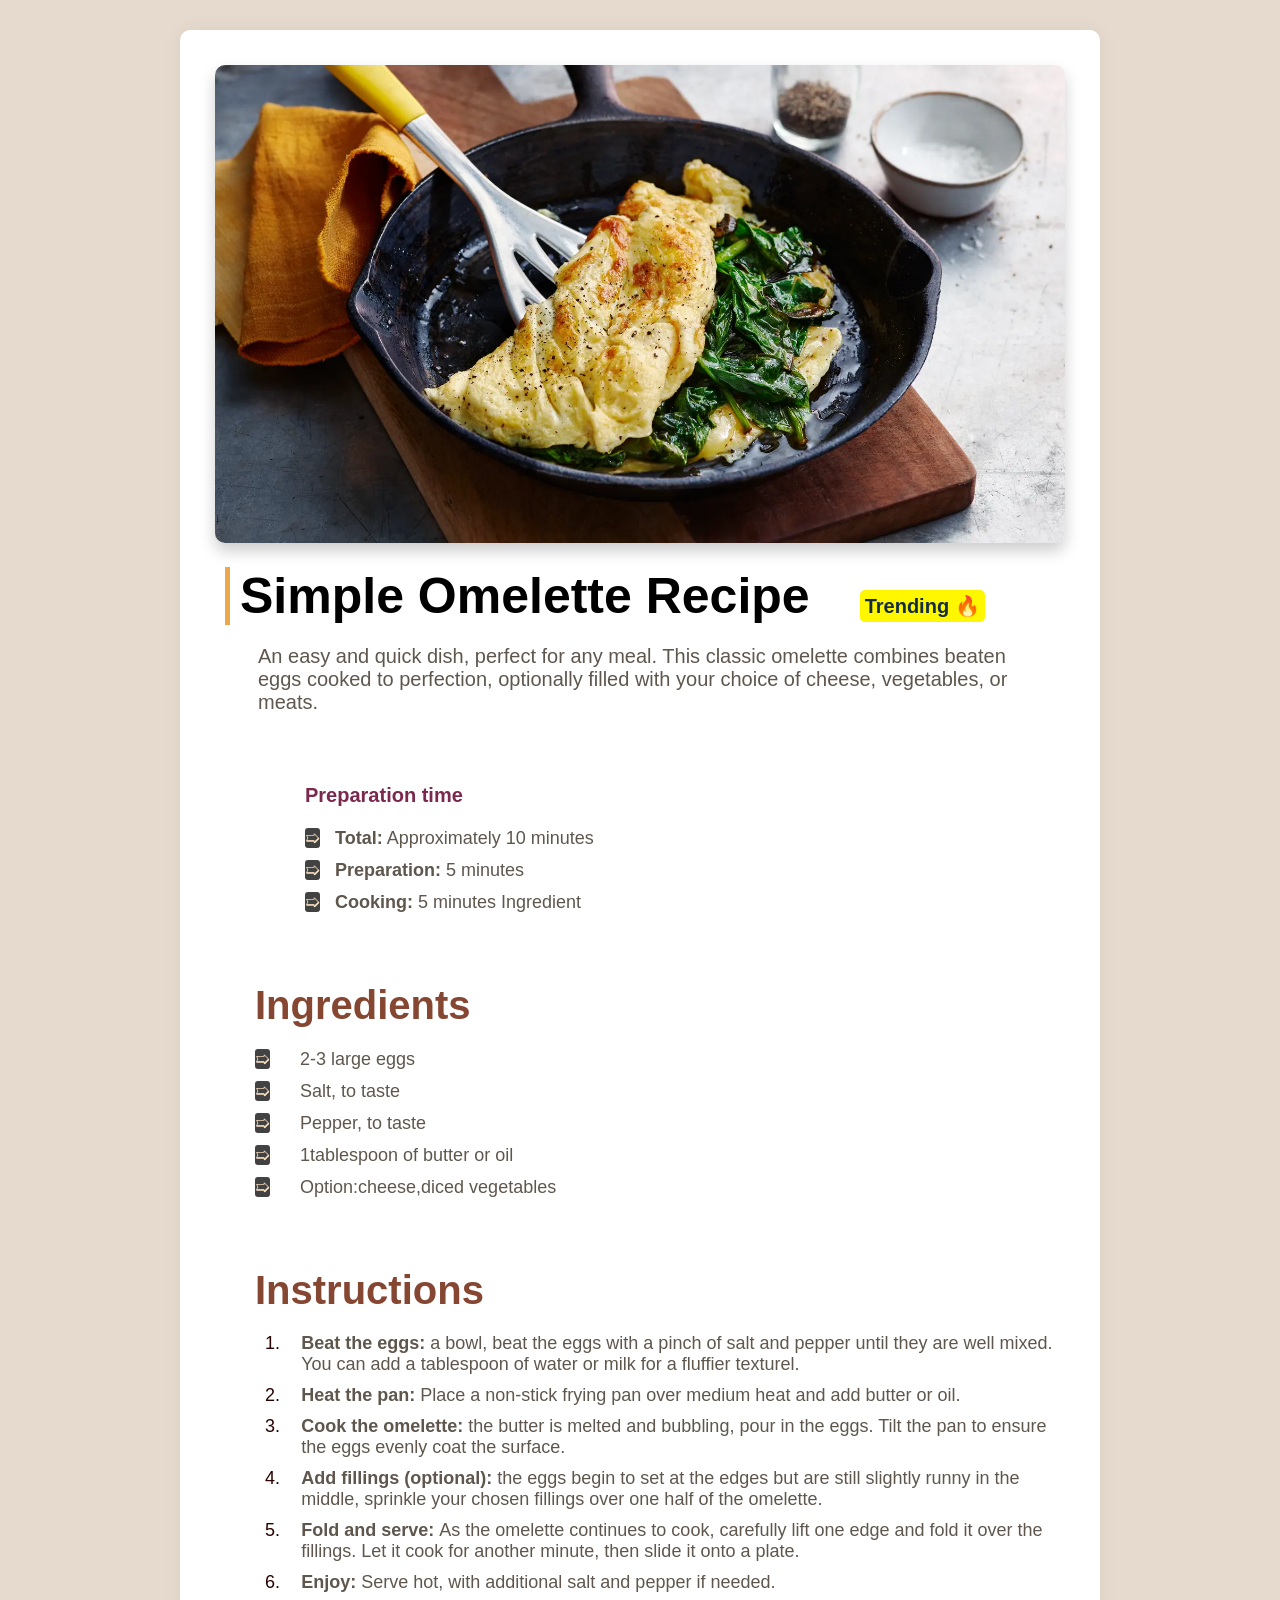
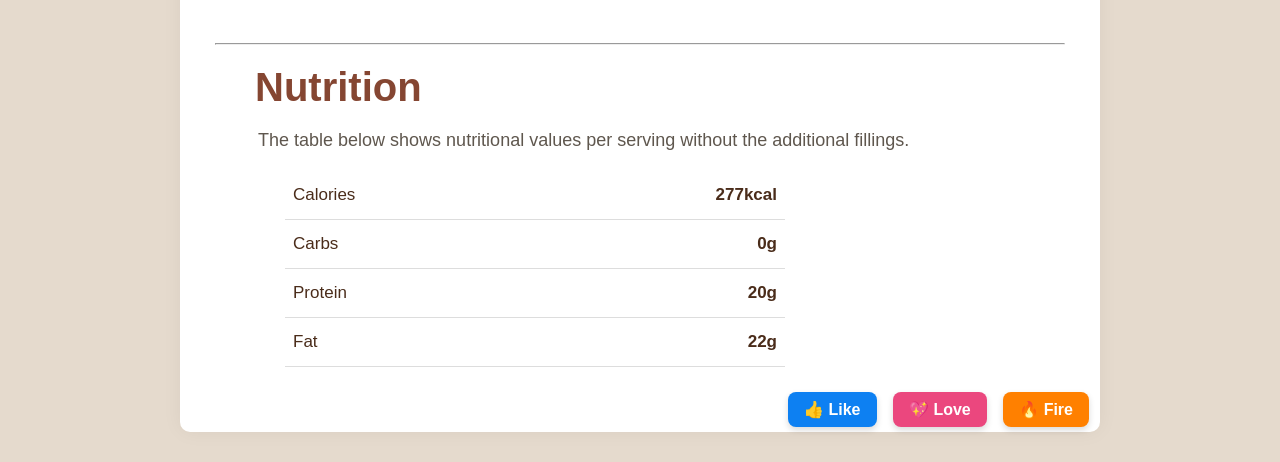
<file: index.html>
<!DOCTYPE html>
<html lang="en">
  <head>
    <meta charset="UTF-8" />
    <meta name="viewport" content="width=device-width, initial-scale=1.0" />
    <title>Recipe site</title>
    <link href="style.css" rel="stylesheet" />
  </head>
  <body>
    <article>
      <div class="react">
        <button class="b1">👍 Like</button>
        <button class="b2">💖 Love</button>
        <button class="b3">🔥 Fire</button>
      </div>
      <img
        class="recipe-image"
        src="assets/images/theperfectomelette_86680_16x9.jpg.webp"
        alt="recipe image"
      />
      <h1 class="recipe-title">Simple Omelette Recipe</h1>
      <p class="recipe-description">
        An easy and quick dish, perfect for any meal. This classic omelette
        combines beaten eggs cooked to perfection, optionally filled with your
        choice of cheese, vegetables, or meats.
      </p>
      <p class="Preparation-time-title">Preparation time</p>
      <ul class="Preparation-time-list">
        <li class="Preparation-time-list-item">
          <strong>Total:</strong>
          Approximately 10 minutes
        </li>
        <li class="Preparation-time-list-item">
          <strong>Preparation:</strong>
          5 minutes
        </li>
        <li class="Preparation-time-list-item">
          <strong>Cooking:</strong>
          5 minutes Ingredient
        </li>
      </ul>
      <h3 class="Ingredients-list-title">Ingredients</h3>
      <ul class="Ingredients-list">
        <li class="Ingredients-list-item">2-3 large eggs</li>
        <li class="Ingredients-list-item">Salt, to taste</li>
        <li class="Ingredients-list-item">Pepper, to taste</li>
        <li class="Ingredients-list-item">1tablespoon of butter or oil</li>
        <li class="Ingredients-list-item">Option:cheese,diced vegetables</li>
      </ul>
      <h3 class="Instructions-list-title">Instructions</h3>
      <ol class="Instructions-list">
        <li class="space">
          <strong>Beat the eggs: </strong> a bowl, beat the eggs with a pinch of
          salt and pepper until they are well mixed. You can add a tablespoon of
          water or milk for a fluffier texturel.
        </li>
        <li class="space">
          <strong>Heat the pan: </strong>Place a non-stick frying pan over
          medium heat and add butter or oil.
        </li>
        <li class="space">
          <strong>Cook the omelette: </strong> the butter is melted and
          bubbling, pour in the eggs. Tilt the pan to ensure the eggs evenly
          coat the surface.
        </li>
        <li class="space">
          <strong>Add fillings (optional): </strong> the eggs begin to set at
          the edges but are still slightly runny in the middle, sprinkle your
          chosen fillings over one half of the omelette.
        </li>
        <li class="space">
          <strong>Fold and serve: </strong>As the omelette continues to cook,
          carefully lift one edge and fold it over the fillings. Let it cook for
          another minute, then slide it onto a plate.
        </li>
        <li class="space">
          <strong>Enjoy: </strong>Serve hot, with additional salt and pepper if
          needed.
        </li>
      </ol>
      <hr />
      <h3 class="nutrition-title">Nutrition</h3>
      <p class="table-description">
        The table below shows nutritional values per serving without the
        additional fillings.
      </p>
      <table class="nutrition-table">
        <tr>
          <td>Calories</td>
          <td><strong>277kcal</strong></td>
        </tr>
        <tr>
          <td>Carbs</td>
          <td><strong>0g</strong></td>
        </tr>
        <tr>
          <td>Protein</td>
          <td><strong>20g</strong></td>
        </tr>
        <tr>
          <td>Fat</td>
          <td><strong>22g</strong></td>
        </tr>
      </table>
    </article>
  </body>
</html>
</file>
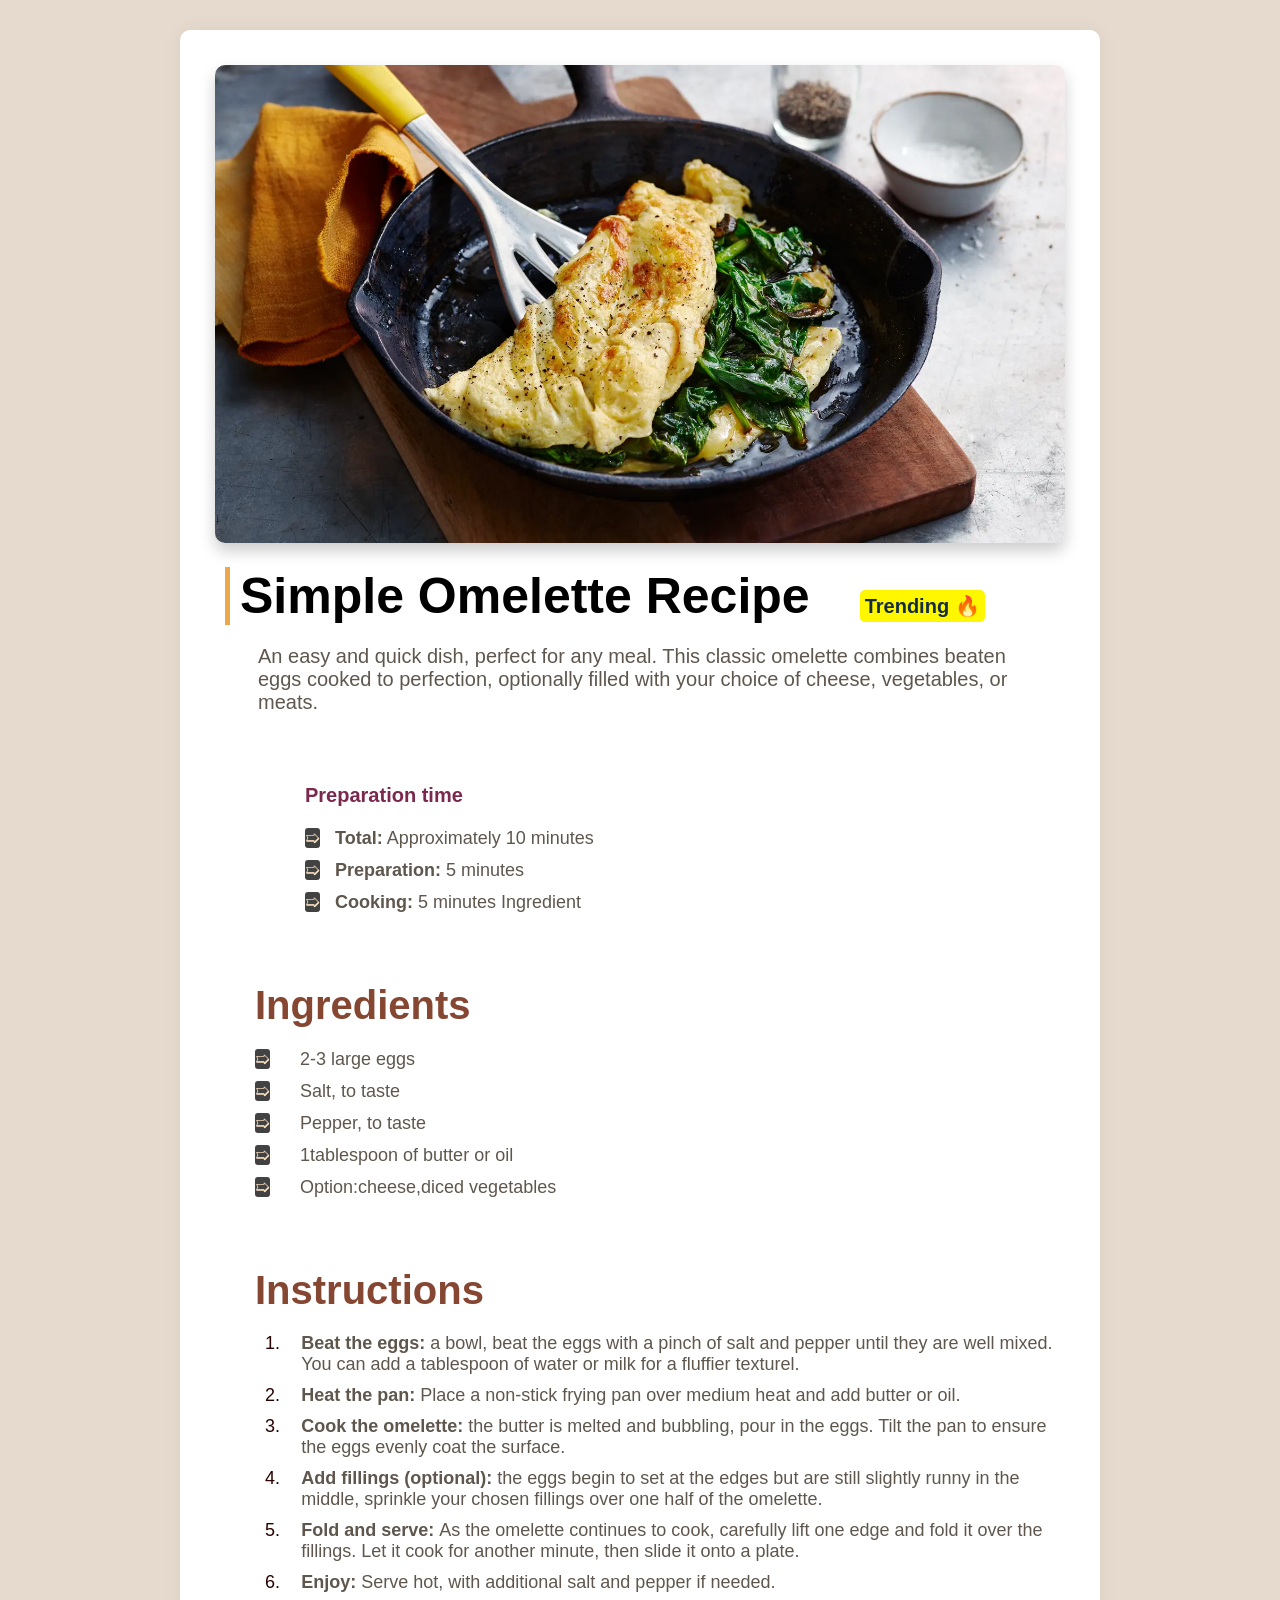
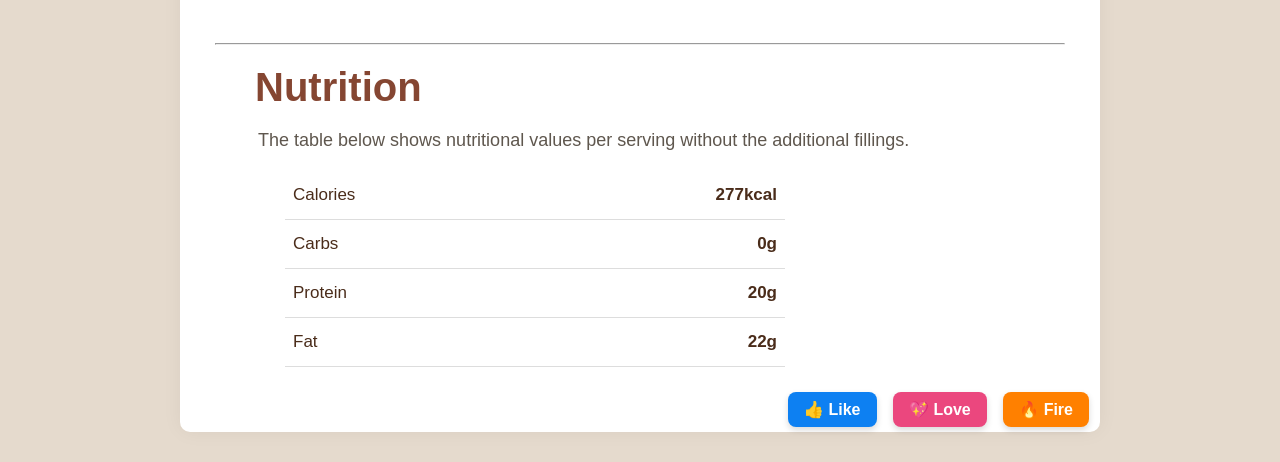
<file: index_2.html>
<!DOCTYPE html>
<html lang="en">
  <head>
    <meta charset="UTF-8" />
    <meta name="viewport" content="width=device-width, initial-scale=1.0" />
    <title>Recipe site</title>
    <link href="style.css" rel="stylesheet" />
  </head>
  <body>
    <article>
      <div class="react">
        <button class="b1">👍 Like</button>
        <button class="b2">💖 Love</button>
        <button class="b3">🔥 Fire</button>
      </div>
      <img
        class="recipe-image"
        src="/assets/images/theperfectomelette_86680_16x9.jpg.webp"
        alt="recipe image"
      />
      <h1 class="recipe-title">Simple Omelette Recipe</h1>
      <p class="recipe-description">
        An easy and quick dish, perfect for any meal. This classic omelette
        combines beaten eggs cooked to perfection, optionally filled with your
        choice of cheese, vegetables, or meats.
      </p>
      <p class="Preparation-time-title">Preparation time</p>
      <ul class="Preparation-time-list">
        <li class="Preparation-time-list-item">
          <strong>Total:</strong>
          Approximately 10 minutes
        </li>
        <li class="Preparation-time-list-item">
          <strong>Preparation:</strong>
          5 minutes
        </li>
        <li class="Preparation-time-list-item">
          <strong>Cooking:</strong>
          5 minutes Ingredient
        </li>
      </ul>
      <h3 class="Ingredients-list-title">Ingredients</h3>
      <ul class="Ingredients-list">
        <li class="Ingredients-list-item">2-3 large eggs</li>
        <li class="Ingredients-list-item">Salt, to taste</li>
        <li class="Ingredients-list-item">Pepper, to taste</li>
        <li class="Ingredients-list-item">1tablespoon of butter or oil</li>
        <li class="Ingredients-list-item">Option:cheese,diced vegetables</li>
      </ul>
      <h3 class="Instructions-list-title">Instructions</h3>
      <ol class="Instructions-list">
        <li class="space">
          <strong>Beat the eggs: </strong> a bowl, beat the eggs with a pinch of
          salt and pepper until they are well mixed. You can add a tablespoon of
          water or milk for a fluffier texturel.
        </li>
        <li class="space">
          <strong>Heat the pan: </strong>Place a non-stick frying pan over
          medium heat and add butter or oil.
        </li>
        <li class="space">
          <strong>Cook the omelette: </strong> the butter is melted and
          bubbling, pour in the eggs. Tilt the pan to ensure the eggs evenly
          coat the surface.
        </li>
        <li class="space">
          <strong>Add fillings (optional): </strong> the eggs begin to set at
          the edges but are still slightly runny in the middle, sprinkle your
          chosen fillings over one half of the omelette.
        </li>
        <li class="space">
          <strong>Fold and serve: </strong>As the omelette continues to cook,
          carefully lift one edge and fold it over the fillings. Let it cook for
          another minute, then slide it onto a plate.
        </li>
        <li class="space">
          <strong>Enjoy: </strong>Serve hot, with additional salt and pepper if
          needed.
        </li>
      </ol>
      <hr />
      <h3 class="nutrition-title">Nutrition</h3>
      <p class="table-description">
        The table below shows nutritional values per serving without the
        additional fillings.
      </p>
      <table class="nutrition-table">
        <tr>
          <td>Calories</td>
          <td><strong>277kcal</strong></td>
        </tr>
        <tr>
          <td>Carbs</td>
          <td><strong>0g</strong></td>
        </tr>
        <tr>
          <td>Protein</td>
          <td><strong>20g</strong></td>
        </tr>
        <tr>
          <td>Fat</td>
          <td><strong>22g</strong></td>
        </tr>
      </table>
    </article>
  </body>
</html>
</file>
<file: style.css>
html {
  background-color: hsl(32, 32%, 85%);
}
* {
  margin: 0;
  padding: 0;
}

body {
  position: relative;
  background-color: white;
  border: 5px solid white;
  border-radius: 10px;
  max-width: 850px;
  margin: 30px auto;
  padding: 30px;
  font-family: 'Segoe UI', Tahoma, sans-serif;
  box-shadow: 0 0 20px rgba(0, 0, 0, 0.05);
}

.recipe-image {
  width: 100%;
  border-radius: 10px;
  box-shadow: 0 8px 16px rgba(0, 0, 0, 0.2);
  transition: box-shadow 0.5s ease;
  cursor: pointer;
}

.recipe-image:hover {
  box-shadow: 0 12px 24px rgb(232, 132, 9);
}

.recipe-title {
  font-size: 50px;
  font-family: sans-serif;
  margin-top: 20px;
  margin-bottom: 20px;
  margin-left: 10px;
  padding-left: 10px;
  border-left: 5px solid hsl(34, 82%, 61%);
}
.recipe-title::after {
  content: 'Trending 🔥';
  font-size: 20px;
  margin-left: 50px;
  color: rgb(19, 44, 69);
  background-color: rgb(255, 247, 0);
  padding: 5px 5px;
  border-radius: 5px;
}

.recipe-description {
  font-size: 20px;
  color: hsl(30, 10%, 34%);
  font-family: sans-serif;
  margin: 0 43px;
  margin-bottom: 70px;
}

li {
  margin-bottom: 10px;
}

.Preparation-time-title {
  color: hsl(332, 51%, 32%);
  font-size: 20px;
  font-weight: bold;
  font-family: 'Segoe UI', Tahoma, Geneva, Verdana, sans-serif;
  margin-left: 90px;
  margin-bottom: 20px;
}
.Preparation-time-list {
  color: hsl(30, 10%, 34%);
  font-size: 18px;
  font-family: sans-serif;
  margin-left: 90px;
  margin-bottom: 70px;
}

.Ingredients-list-title {
  color: hsl(14, 45%, 36%);
  font-size: 40px;
  margin: 0 40px;
  margin-bottom: 20px;
}
.Ingredients-list {
  color: hsl(30, 10%, 34%);
  font-size: 18px;
  font-family: sans-serif;
  margin-left: 40px;
  margin-bottom: 70px;
}

ul {
  list-style: none;
}
.Preparation-time-list-item::before {
  content: '➯';
  margin-right: 10px;
  color: bisque;
  background-color: rgb(66, 66, 66);
  border-radius: 3px;
}
.Ingredients-list-item::before {
  content: '➯';
  margin-right: 30px;
  color: bisque;
  background-color: rgb(66, 66, 66);
  border-radius: 3px;
}

.Instructions-list-title {
  color: hsl(14, 45%, 36%);
  font-size: 40px;
  margin: 0 40px;
  margin-bottom: 20px;
}
.Instructions-list {
  color: hsl(30, 10%, 34%);
  font-size: 18px;
  font-family: sans-serif;
  margin-left: 70px;
  margin-bottom: 50px;
}
ol li::marker {
  color: rgb(42, 2, 2);
}
.space {
  padding-left: 0.9em;
}

.nutrition-title {
  color: hsl(14, 45%, 36%);
  font-size: 40px;
  margin: 0 40px;
  margin-top: 20px;
  margin-bottom: 20px;
}

.table-description {
  font-size: 18px;
  color: hsl(30, 10%, 34%);
  font-family: sans-serif;
  margin: 0 43px;
  margin-bottom: 20px;
}

.nutrition-table {
  width: 500px;
  border-collapse: collapse;
  margin-left: 70px;
  margin-bottom: 30px;
}

.nutrition-table tr {
  border-bottom: 1px solid #ddd;
}

.nutrition-table td {
  padding: 14px 8px;
  font-size: 17px;
  color: #4a2c1a;
}

.nutrition-table td:last-child {
  text-align: right;
  font-weight: bold;
}

.react {
  position: absolute;
  bottom: 0;
  right: 0;
}

.react button {
  font-weight: bold;
  border-radius: 8px;
  padding: 8px 16px;
  margin: 0 6px;
  font-size: 16px;
  color: white;
  border: none;
  cursor: pointer;
  transition: all 0.3s ease;
  box-shadow: 0 3px 6px rgba(0, 0, 0, 0.15);
}

.b1 {
  background-color: hsl(210, 90%, 50%);
}

.b1:hover {
  background-color: hsl(210, 63%, 31%);
}

.b2 {
  background-color: hsl(340, 80%, 60%);
}

.b2:hover {
  background-color: hsl(341, 65%, 35%);
}

.b3 {
  background-color: hsl(30, 100%, 50%);
}

.b3:hover {
  background-color: hsl(30, 58%, 35%);
}
</file>
